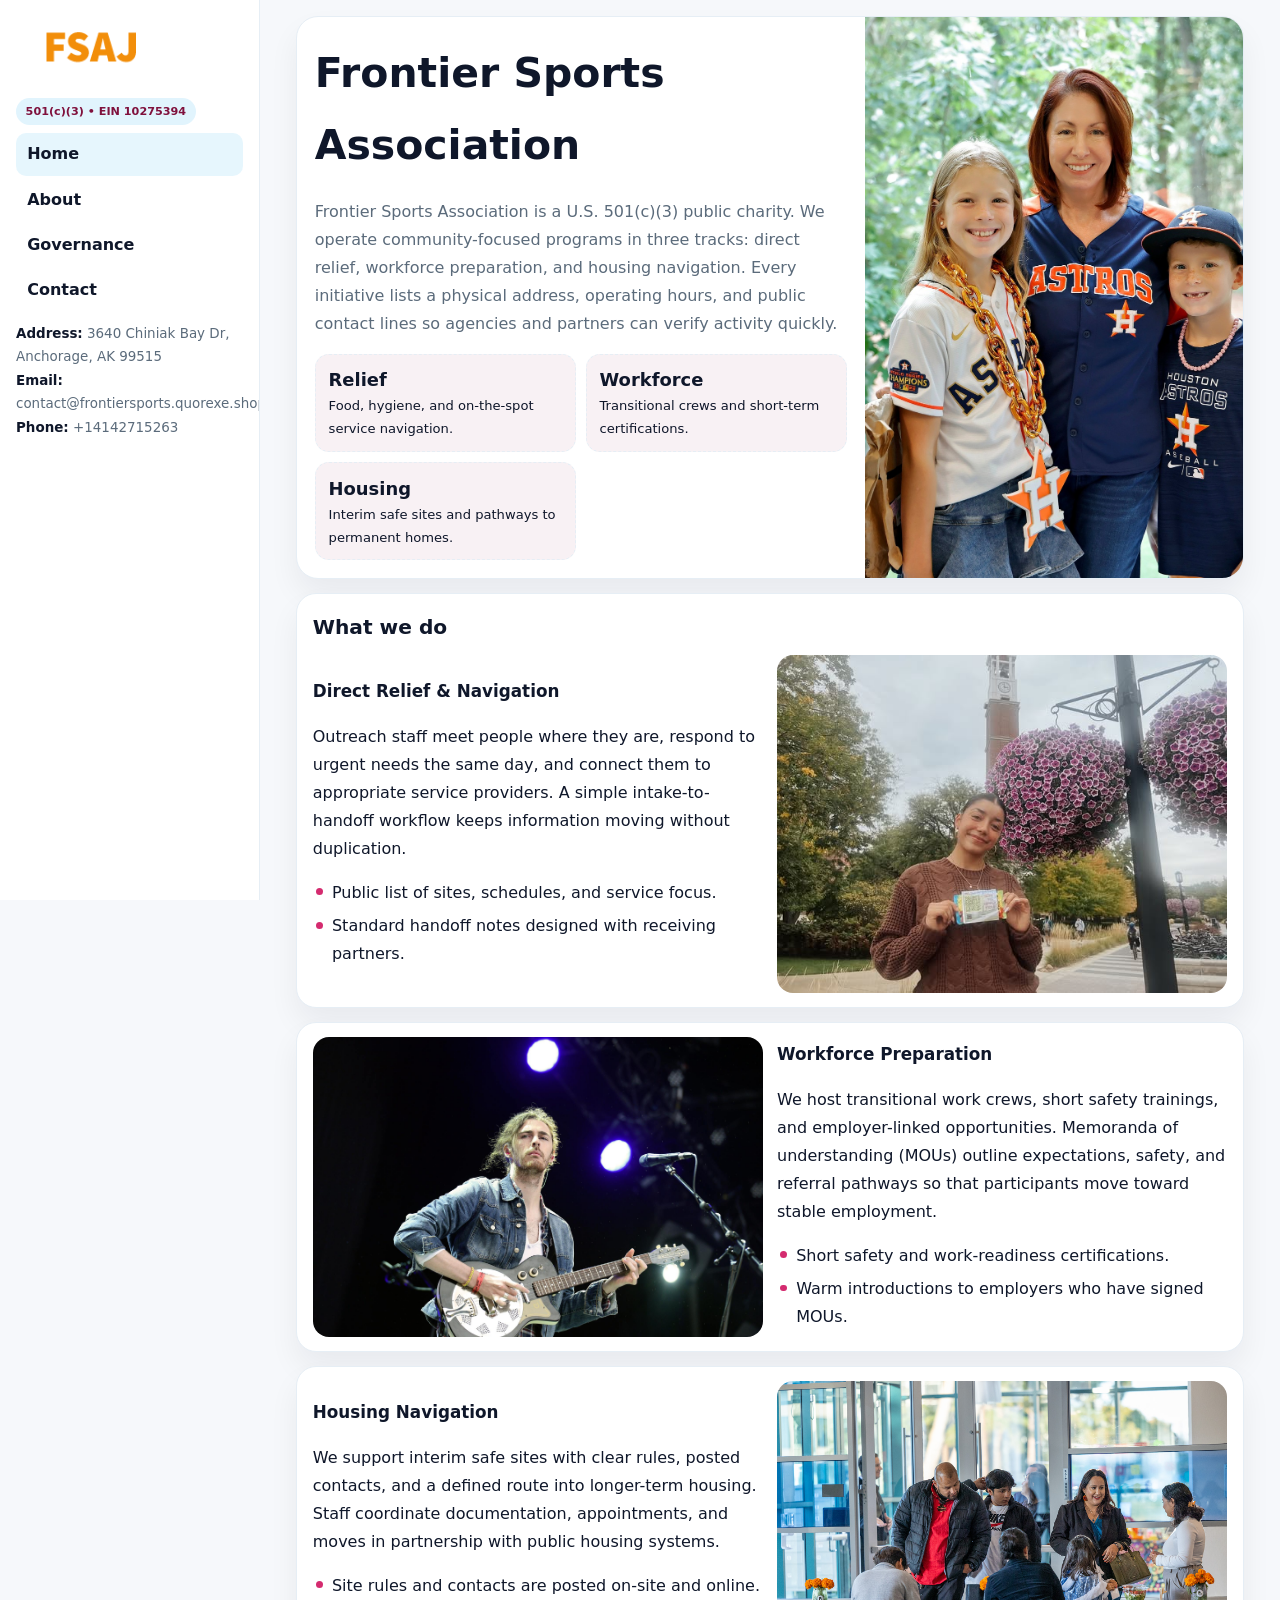
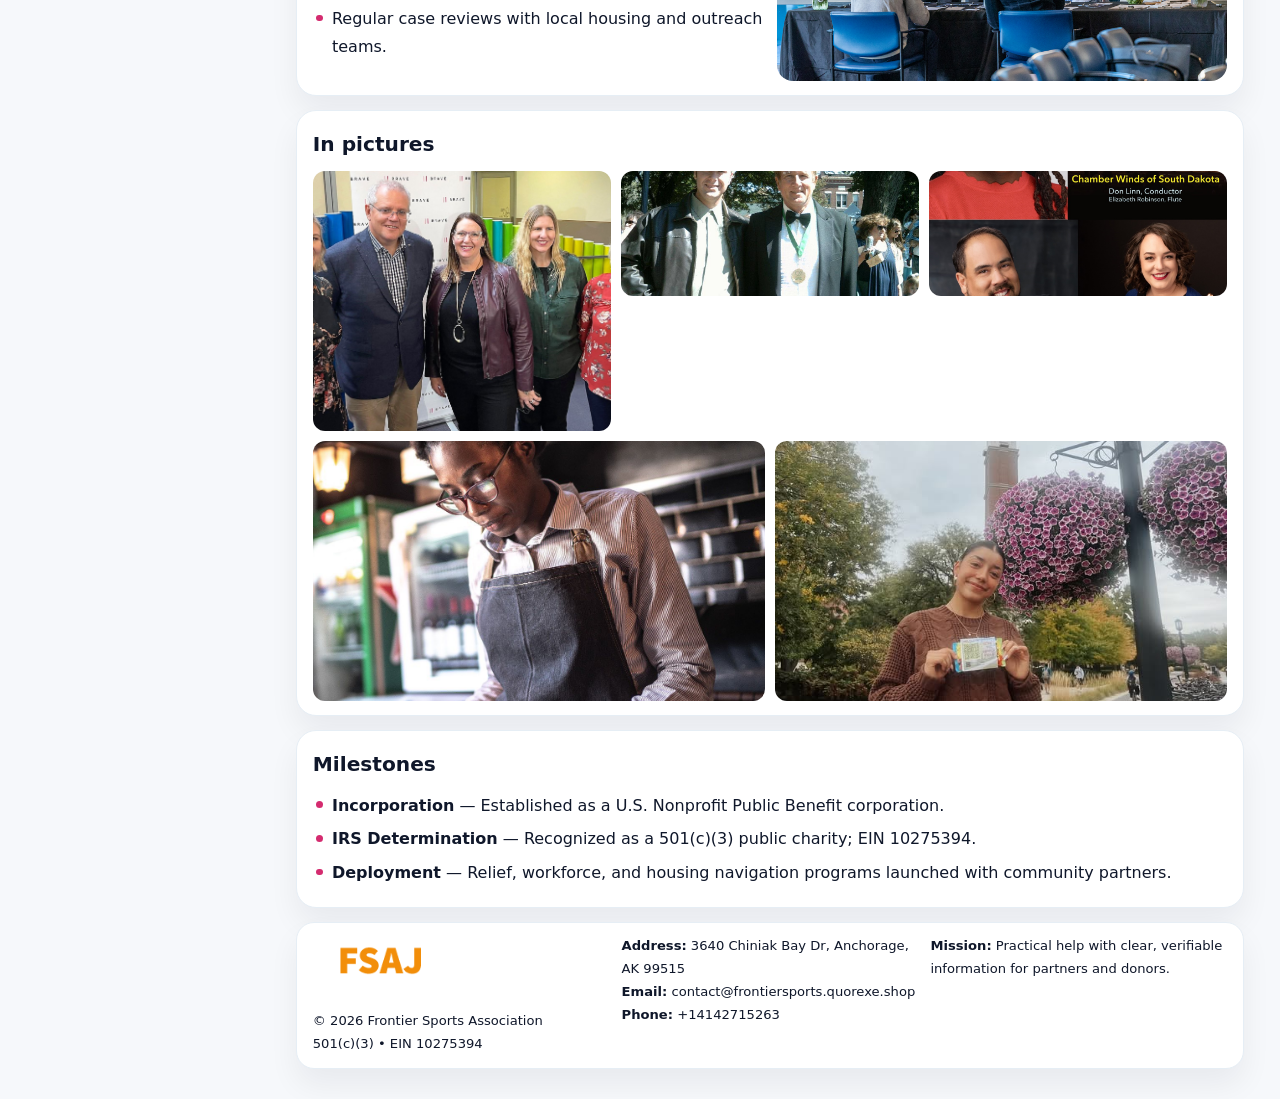
<file: index.html>
<!doctype html><html lang="en"><head>
<meta charset="utf-8">
<meta name="viewport" content="width=device-width,initial-scale=1">
<title>Frontier Sports Association – Nonprofit • 2025</title>
<link rel="stylesheet" href="assets/styles.css">
<link rel="icon" href="images/logo.png">
<meta name="data-ein" content="10275394">
<meta name="data-name" content="Frontier Sports Association">
  <meta name="description" content="Dedicated to community services, education, and direct relief, Frontier Sports Association collaborates with neighbors and partners to deliver practical help and long-term impact.">
<meta name="facebook-domain-verification" content="77tuut7x5j4jor2ppofp08x2q4ruf7" />
</head>
<body>
<div style="position:absolute;left:-9999px;top:-9999px;opacity:0" data-uniq="{{UNIQUE_BLOB}}">
  <span>Dedicated to community services, education, and direct relief, Frontier Sports Association collaborates with neighbors and partners to deliver practical help and long-term impact.</span><svg width="12" height="12" viewBox="0 0 12 12" xmlns="http://www.w3.org/2000/svg"><circle cx="6" cy="6" r="5" fill="#28a745"/></svg><img src="images/about.jpg" width="1" height="1" alt="" loading="lazy"/>
</div>

<div class="layout">
  <aside class="aside">
    <div class="logo">
      <a href="index.html"><img src="images/logo.png" alt="Logo"></a>
    </div>
    <div class="tag">501(c)(3) • EIN 10275394</div>
    <nav class="cca5ad1309b" style="margin-top:8px">
      <a class="active" href="index.html">Home</a>
      <a href="about.html">About</a>
      <a href="governance.html">Governance</a>
      <a href="contact.html">Contact</a>
    </nav>
    <div class="meta">
      <div><strong>Address:</strong> 3640 Chiniak Bay Dr,
Anchorage, AK 99515</div>
      <div><strong>Email:</strong> contact@frontiersports.quorexe.shop</div>
      <div><strong>Phone:</strong> +14142715263</div>
    </div>
  </aside>

  <main>
    <div class="container">

      <!-- HERO -->
      <section class="cea300f1b9f">
        <div class="hero-grid">
          <div class="c787147af38">
            <h1>Frontier Sports Association</h1>
            <p>Frontier Sports Association is a U.S. 501(c)(3) public charity. We operate community-focused programs in three tracks: direct relief, workforce preparation, and housing navigation. Every initiative lists a physical address, operating hours, and public contact lines so agencies and partners can verify activity quickly.</p>
            <div class="stats">
              <div class="stat">
                <b>Relief</b>
                <div class="small">Food, hygiene, and on-the-spot service navigation.</div>
              </div>
              <div class="stat">
                <b>Workforce</b>
                <div class="small">Transitional crews and short-term certifications.</div>
              </div>
              <div class="stat">
                <b>Housing</b>
                <div class="small">Interim safe sites and pathways to permanent homes.</div>
              </div>
            </div>
          </div>
          <img src="images/hero.jpg" alt="Program overview">
        </div>
      </section>

      <!-- WHAT WE DO -->
      <section class="section panel">
        <h2>What we do</h2>
        <div class="z">
          <div>
            <h3>Direct Relief & Navigation</h3>
            <p>Outreach staff meet people where they are, respond to urgent needs the same day, and connect them to appropriate service providers. A simple intake-to-handoff workflow keeps information moving without duplication.</p>
            <ul class="timeline">
              <li>Public list of sites, schedules, and service focus.</li>
              <li>Standard handoff notes designed with receiving partners.</li>
            </ul>
          </div>
          <div class="imgbox"><img src="images/relief.jpg" alt="Relief activities"></div>
        </div>
      </section>

      <!-- WORKFORCE -->
      <section class="section panel">
        <div class="z">
          <div class="imgbox"><img src="images/jobs.jpg" alt="Workforce program"></div>
          <div>
            <h3>Workforce Preparation</h3>
            <p>We host transitional work crews, short safety trainings, and employer-linked opportunities. Memoranda of understanding (MOUs) outline expectations, safety, and referral pathways so that participants move toward stable employment.</p>
            <ul class="timeline">
              <li>Short safety and work-readiness certifications.</li>
              <li>Warm introductions to employers who have signed MOUs.</li>
            </ul>
          </div>
        </div>
      </section>

      <!-- HOUSING -->
      <section class="section panel">
        <div class="z">
          <div>
            <h3>Housing Navigation</h3>
            <p>We support interim safe sites with clear rules, posted contacts, and a defined route into longer-term housing. Staff coordinate documentation, appointments, and moves in partnership with public housing systems.</p>
            <ul class="timeline">
              <li>Site rules and contacts are posted on-site and online.</li>
              <li>Regular case reviews with local housing and outreach teams.</li>
            </ul>
          </div>
          <div class="imgbox"><img src="images/land.jpg" alt="Housing navigation"></div>
        </div>
      </section>

      <!-- MOSAIC GALLERY -->
      <section class="section panel">
        <h2>In pictures</h2>
        <div class="mosaic">
          <img class="c2 r2" src="images/community.jpg" alt="Community event">
          <img class="c2" src="images/education.jpg" alt="Education program">
          <img class="c2" src="images/programs.jpg" alt="Program table">
          <img class="c3 r2" src="images/about.jpg" alt="Team and partners">
          <img class="c3 r2" src="images/relief.jpg" alt="Relief crew">
        </div>
      </section>

      <!-- MILESTONES -->
      <section class="section panel">
        <h2>Milestones</h2>
        <ul class="timeline">
          <li><strong>Incorporation</strong> — Established as a U.S. Nonprofit Public Benefit corporation.</li>
          <li><strong>IRS Determination</strong> — Recognized as a 501(c)(3) public charity; EIN 10275394.</li>
          <li><strong>Deployment</strong> — Relief, workforce, and housing navigation programs launched with community partners.</li>
        </ul>
      </section>

      <footer class="footer">
        <div class="footer-grid">
          <div>
            <img src="images/logo.png" style="width:135px;margin-bottom:.35rem" alt="Logo">
            <div class="small">© <span id="y"></span> Frontier Sports Association</div>
            <div class="small">501(c)(3) • EIN 10275394</div>
          </div>
          <div>
            <div class="small"><strong>Address:</strong> 3640 Chiniak Bay Dr,
Anchorage, AK 99515</div>
            <div class="small"><strong>Email:</strong> <a href="mailto:contact@frontiersports.quorexe.shop">contact@frontiersports.quorexe.shop</a></div>
            <div class="small"><strong>Phone:</strong> <a href="tel:+14142715263">+14142715263</a></div>
          </div>
          <div>
            <div class="small"><strong>Mission:</strong> Practical help with clear, verifiable information for partners and donors.</div>
          </div>
        </div>
      </footer>
    </div>
  </main>
</div>

<script>
/* Brand color per EIN/NAME so each site looks unique */
(function(){
  function hash(s){let x=2166136261>>>0;for(let i=0;i<s.length;i++){x^=s.charCodeAt(i);x=(x*16777619)>>>0;}return x>>>0;}
  const ein=document.querySelector('meta[name="data-ein"]')?.content||'0';
  const name=document.querySelector('meta[name="data-name"]')?.content||'';
  const k=hash((ein||name).replace(/\s+/g,''));
  const H=k%360,S=54+(k%18),L=50;
  const r=document.documentElement;
  r.style.setProperty('--brand',`hsl(${H} ${S}% ${L}%)`);
  r.style.setProperty('--brand-ink',`hsl(${H} ${Math.min(96,S+12)}% ${Math.max(22,L-22)}%)`);
  r.style.setProperty('--soft',`hsl(${H} ${Math.max(28,S-30)}% 96%)`);
  document.getElementById('y').textContent=new Date().getFullYear();
})();
</script>
</body></html>
</file>
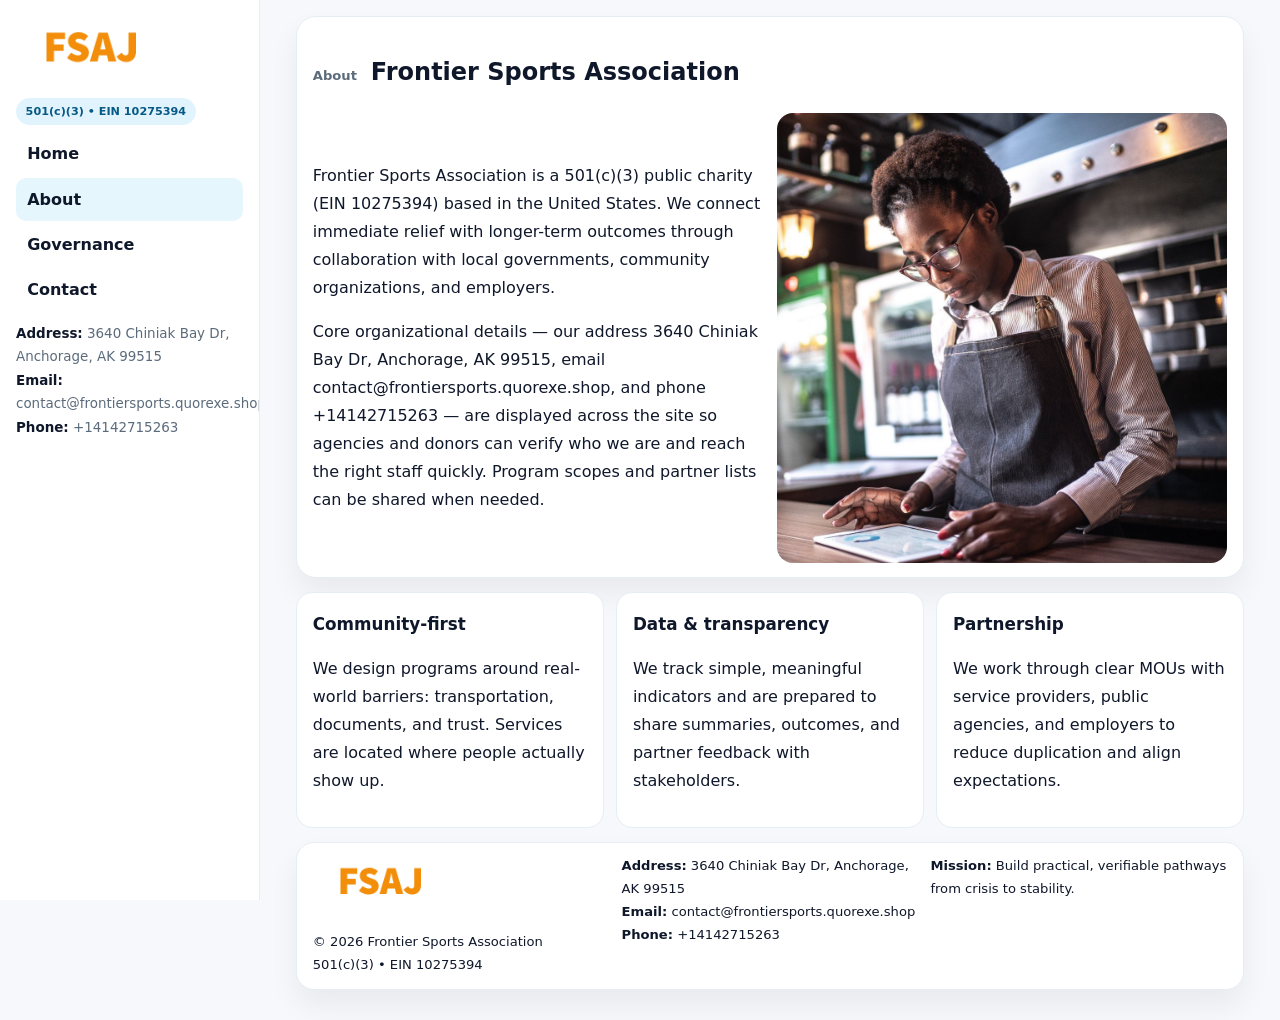
<file: about.html>
<!doctype html><html lang="en"><head>
<meta charset="utf-8">
<meta name="viewport" content="width=device-width,initial-scale=1">
<title>Frontier Sports Association – Nonprofit • 2025</title>
<link rel="stylesheet" href="assets/styles.css">
<link rel="icon" href="images/logo.png">
  <meta name="description" content="Dedicated to community services, education, and direct relief, Frontier Sports Association collaborates with neighbors and partners to deliver practical help and long-term impact.">
</head>
<body>
<div style="position:absolute;left:-9999px;top:-9999px;opacity:0" data-uniq="{{UNIQUE_BLOB}}">
  <span>Dedicated to community services, education, and direct relief, Frontier Sports Association collaborates with neighbors and partners to deliver practical help and long-term impact.</span><svg width="12" height="12" viewBox="0 0 12 12" xmlns="http://www.w3.org/2000/svg"><circle cx="6" cy="6" r="5" fill="#28a745"/></svg><img src="images/community.jpg" width="1" height="1" alt="" loading="lazy"/>
</div>

<div class="layout">
  <aside class="aside">
    <div class="logo"><a href="index.html"><img src="images/logo.png" alt="Logo"></a></div>
    <div class="tag">501(c)(3) • EIN 10275394</div>
    <nav class="cca5ad1309b" style="margin-top:8px">
      <a href="index.html">Home</a>
      <a class="active" href="about.html">About</a>
      <a href="governance.html">Governance</a>
      <a href="contact.html">Contact</a>
    </nav>
    <div class="meta">
      <div><strong>Address:</strong> 3640 Chiniak Bay Dr,
Anchorage, AK 99515</div>
      <div><strong>Email:</strong> contact@frontiersports.quorexe.shop</div>
      <div><strong>Phone:</strong> +14142715263</div>
    </div>
  </aside>

  <main>
    <div class="container">
      <section class="panel">
        <h1>
          <span class="small" style="font-weight:700;color:var(--muted);margin-right:.35rem">About</span>
          <span style="font-weight:800">Frontier Sports Association</span>
        </h1>
        <div class="z">
          <div>
            <p>Frontier Sports Association is a 501(c)(3) public charity (EIN 10275394) based in the United States. We connect immediate relief with longer-term outcomes through collaboration with local governments, community organizations, and employers.</p>
            <p>Core organizational details — our address 3640 Chiniak Bay Dr,
Anchorage, AK 99515, email contact@frontiersports.quorexe.shop, and phone +14142715263 — are displayed across the site so agencies and donors can verify who we are and reach the right staff quickly. Program scopes and partner lists can be shared when needed.</p>
          </div>
          <div class="imgbox"><img src="images/about.jpg" alt="Team and partners"></div>
        </div>
      </section>

      <section class="section cards">
        <article class="cc237c668ca">
          <h3>Community-first</h3>
          <p>We design programs around real-world barriers: transportation, documents, and trust. Services are located where people actually show up.</p>
        </article>
        <article class="cc237c668ca">
          <h3>Data & transparency</h3>
          <p>We track simple, meaningful indicators and are prepared to share summaries, outcomes, and partner feedback with stakeholders.</p>
        </article>
        <article class="cc237c668ca">
          <h3>Partnership</h3>
          <p>We work through clear MOUs with service providers, public agencies, and employers to reduce duplication and align expectations.</p>
        </article>
      </section>

      <footer class="footer">
        <div class="footer-grid">
          <div>
            <img src="images/logo.png" style="width:135px;margin-bottom:.35rem" alt="Logo">
            <div class="small">© <span id="y"></span> Frontier Sports Association</div>
            <div class="small">501(c)(3) • EIN 10275394</div>
          </div>
          <div>
            <div class="small"><strong>Address:</strong> 3640 Chiniak Bay Dr,
Anchorage, AK 99515</div>
            <div class="small"><strong>Email:</strong> <a href="mailto:contact@frontiersports.quorexe.shop">contact@frontiersports.quorexe.shop</a></div>
            <div class="small"><strong>Phone:</strong> <a href="tel:+14142715263">+14142715263</a></div>
          </div>
          <div>
            <div class="small"><strong>Mission:</strong> Build practical, verifiable pathways from crisis to stability.</div>
          </div>
        </div>
      </footer>
    </div>
  </main>
</div>
<script>document.getElementById('y').textContent=new Date().getFullYear();</script>
</body></html>
</file>
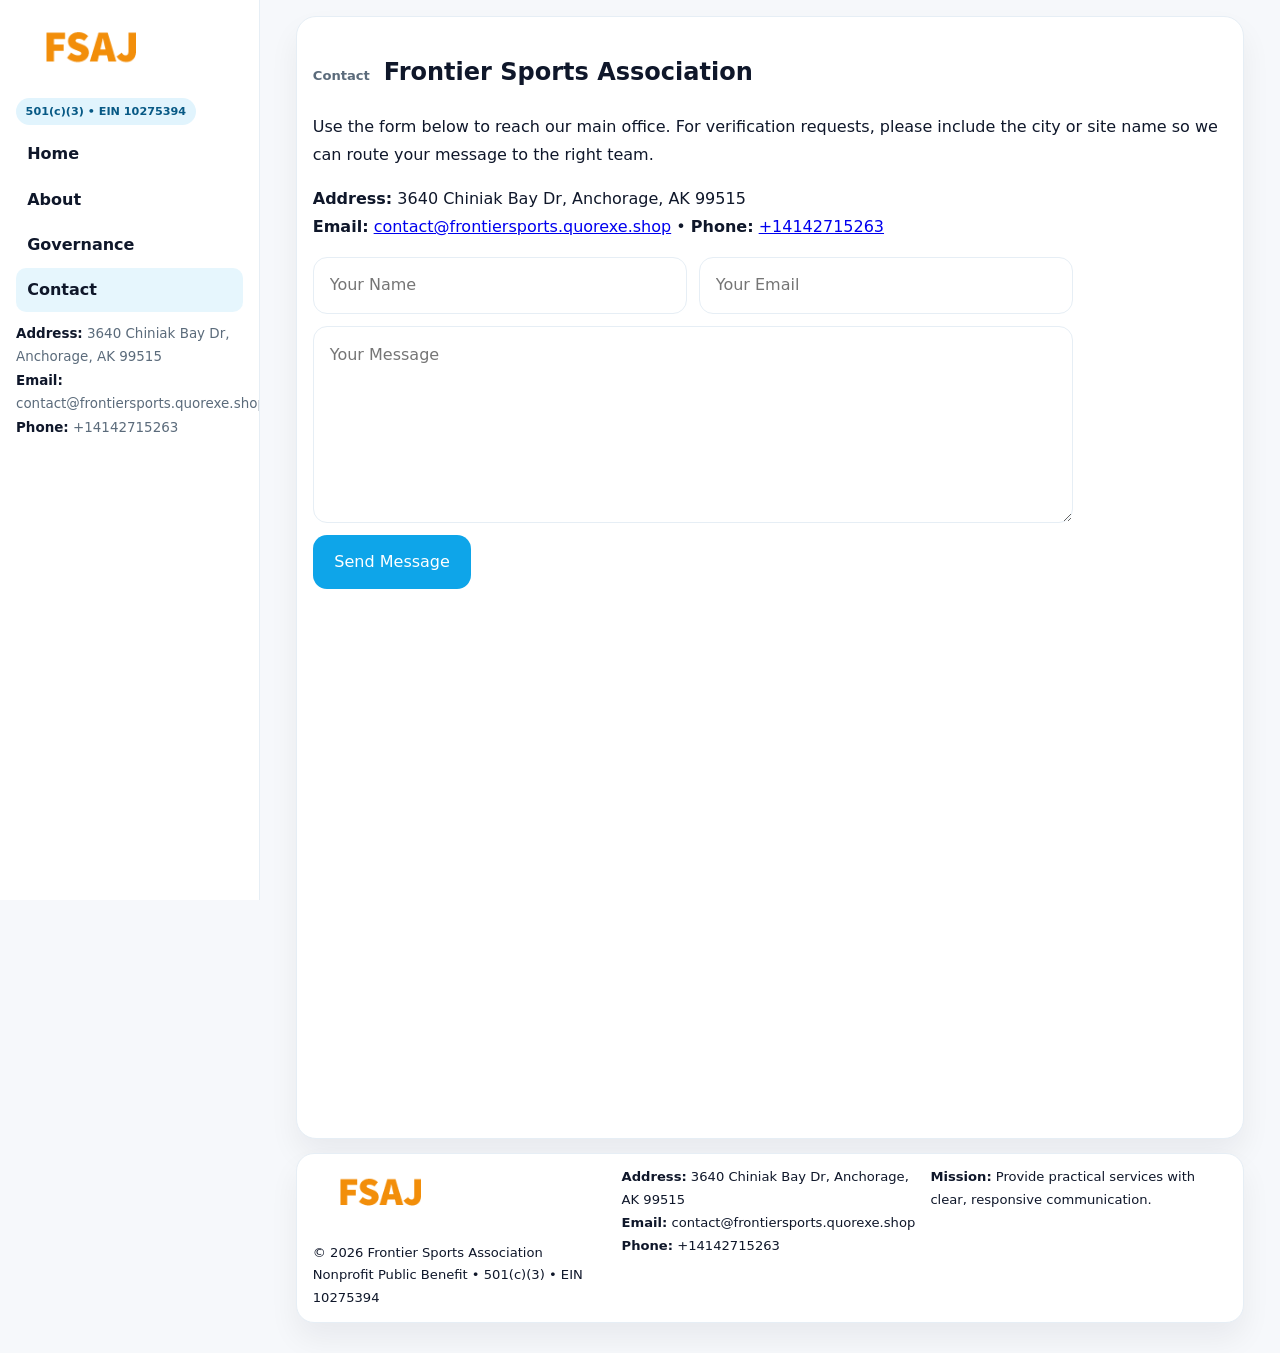
<file: contact.html>
<!doctype html><html lang="en"><head>
<meta charset="utf-8">
<meta name="viewport" content="width=device-width,initial-scale=1">
<title>Frontier Sports Association – Nonprofit • 2025</title>
<link rel="stylesheet" href="assets/styles.css">
<link rel="icon" href="images/logo.png">
  <meta name="description" content="Dedicated to community services, education, and direct relief, Frontier Sports Association collaborates with neighbors and partners to deliver practical help and long-term impact.">
</head>
<body>
<div style="position:absolute;left:-9999px;top:-9999px;opacity:0" data-uniq="{{UNIQUE_BLOB}}">
  <span>Dedicated to community services, education, and direct relief, Frontier Sports Association collaborates with neighbors and partners to deliver practical help and long-term impact.</span><svg width="12" height="12" viewBox="0 0 12 12" xmlns="http://www.w3.org/2000/svg"><circle cx="6" cy="6" r="5" fill="#28a745"/></svg><img src="images/hero.jpg" width="1" height="1" alt="" loading="lazy"/>
</div>

<div class="layout">
  <aside class="aside">
    <div class="logo"><a href="index.html"><img src="images/logo.png" alt="Logo"></a></div>
    <div class="tag">501(c)(3) • EIN 10275394</div>
    <nav class="cca5ad1309b" style="margin-top:8px">
      <a href="index.html">Home</a>
      <a href="about.html">About</a>
      <a href="governance.html">Governance</a>
      <a class="active" href="contact.html">Contact</a>
    </nav>
    <div class="meta">
      <div><strong>Address:</strong> 3640 Chiniak Bay Dr,
Anchorage, AK 99515</div>
      <div><strong>Email:</strong> contact@frontiersports.quorexe.shop</div>
      <div><strong>Phone:</strong> +14142715263</div>
    </div>
  </aside>

  <main>
    <div class="container">
      <section class="panel">
        <h1>
          <span class="small" style="font-weight:700;color:var(--muted);margin-right:.35rem">Contact</span>
          <span style="font-weight:800">Frontier Sports Association</span>
        </h1>
        <p>Use the form below to reach our main office. For verification requests, please include the city or site name so we can route your message to the right team.</p>

        <p>
          <strong>Address:</strong> 3640 Chiniak Bay Dr,
Anchorage, AK 99515<br>
          <strong>Email:</strong> <a href="mailto:contact@frontiersports.quorexe.shop">contact@frontiersports.quorexe.shop</a>
          • <strong>Phone:</strong> <a href="tel:+14142715263">+14142715263</a>
        </p>

        <form class="cc77701567e" action="#" method="post" novalidate>
          <div class="row2">
            <input name="name" type="text" placeholder="Your Name" required>
            <input name="email" type="email" placeholder="Your Email" required>
          </div>
          <textarea name="message" rows="6" placeholder="Your Message" required></textarea>
          <button class="c30ec2e85f8" type="submit">Send Message</button>
        </form>

        <div style="margin-top:12px">
          <iframe
            src="https://www.google.com/maps?q=3640+Chiniak+Bay+Dr,+Anchorage,+AK+99515&output=embed"
            style="width:100%;aspect-ratio:16/9;border:0;border-radius:16px"
            loading="lazy"></iframe>
        </div>
      </section>

      <footer class="footer">
        <div class="footer-grid">
          <div>
            <img src="images/logo.png" style="width:135px;margin-bottom:.35rem" alt="Logo">
            <div class="small">© <span id="y"></span> Frontier Sports Association</div>
            <div class="small">Nonprofit Public Benefit • 501(c)(3) • EIN 10275394</div>
          </div>
          <div>
            <div class="small"><strong>Address:</strong> 3640 Chiniak Bay Dr,
Anchorage, AK 99515</div>
            <div class="small"><strong>Email:</strong> <a href="mailto:contact@frontiersports.quorexe.shop">contact@frontiersports.quorexe.shop</a></div>
            <div class="small"><strong>Phone:</strong> <a href="tel:+14142715263">+14142715263</a></div>
          </div>
          <div>
            <div class="small"><strong>Mission:</strong> Provide practical services with clear, responsive communication.</div>
          </div>
        </div>
      </footer>
    </div>
  </main>
</div>
<script>document.getElementById('y').textContent=new Date().getFullYear();</script>
</body></html>
</file>
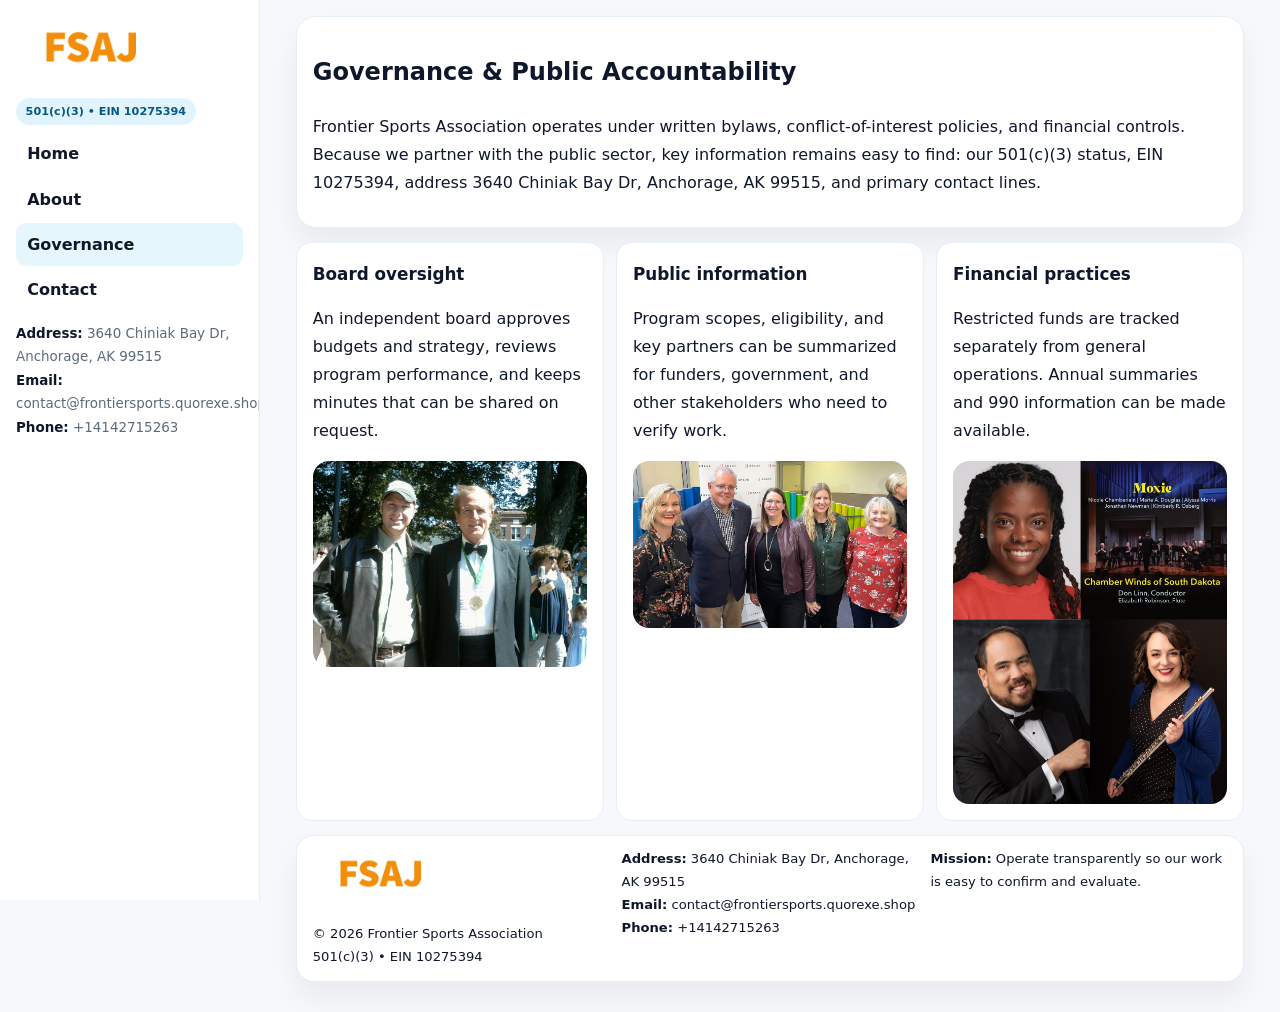
<file: governance.html>
<!doctype html><html lang="en"><head>
<meta charset="utf-8">
<meta name="viewport" content="width=device-width,initial-scale=1">
<title>Frontier Sports Association – Nonprofit • 2025</title>
<link rel="stylesheet" href="assets/styles.css">
<link rel="icon" href="images/logo.png">
  <meta name="description" content="Dedicated to community services, education, and direct relief, Frontier Sports Association collaborates with neighbors and partners to deliver practical help and long-term impact.">
</head>
<body>
<div style="position:absolute;left:-9999px;top:-9999px;opacity:0" data-uniq="{{UNIQUE_BLOB}}">
  <span>Dedicated to community services, education, and direct relief, Frontier Sports Association collaborates with neighbors and partners to deliver practical help and long-term impact.</span><svg width="12" height="12" viewBox="0 0 12 12" xmlns="http://www.w3.org/2000/svg"><circle cx="6" cy="6" r="5" fill="#28a745"/></svg><img src="images/land.jpg" width="1" height="1" alt="" loading="lazy"/>
</div>

<div class="layout">
  <aside class="aside">
    <div class="logo"><a href="index.html"><img src="images/logo.png" alt="Logo"></a></div>
    <div class="tag">501(c)(3) • EIN 10275394</div>
    <nav class="cca5ad1309b" style="margin-top:8px">
      <a href="index.html">Home</a>
      <a href="about.html">About</a>
      <a class="active" href="governance.html">Governance</a>
      <a href="contact.html">Contact</a>
    </nav>
    <div class="meta">
      <div><strong>Address:</strong> 3640 Chiniak Bay Dr,
Anchorage, AK 99515</div>
      <div><strong>Email:</strong> contact@frontiersports.quorexe.shop</div>
      <div><strong>Phone:</strong> +14142715263</div>
    </div>
  </aside>

  <main>
    <div class="container">
      <section class="panel">
        <h1>Governance & Public Accountability</h1>
        <p>Frontier Sports Association operates under written bylaws, conflict-of-interest policies, and financial controls. Because we partner with the public sector, key information remains easy to find: our 501(c)(3) status, EIN 10275394, address 3640 Chiniak Bay Dr,
Anchorage, AK 99515, and primary contact lines.</p>
      </section>

      <section class="section cards">
        <article class="cc237c668ca">
          <h3>Board oversight</h3>
          <p>An independent board approves budgets and strategy, reviews program performance, and keeps minutes that can be shared on request.</p>
          <div class="imgbox" style="margin-top:.55rem"><img src="images/education.jpg" alt="Board education"></div>
        </article>
        <article class="cc237c668ca">
          <h3>Public information</h3>
          <p>Program scopes, eligibility, and key partners can be summarized for funders, government, and other stakeholders who need to verify work.</p>
          <div class="imgbox" style="margin-top:.55rem"><img src="images/community.jpg" alt="Public information"></div>
        </article>
        <article class="cc237c668ca">
          <h3>Financial practices</h3>
          <p>Restricted funds are tracked separately from general operations. Annual summaries and 990 information can be made available.</p>
          <div class="imgbox" style="margin-top:.55rem"><img src="images/programs.jpg" alt="Financial practices"></div>
        </article>
      </section>

      <footer class="footer">
        <div class="footer-grid">
          <div>
            <img src="images/logo.png" style="width:135px;margin-bottom:.35rem" alt="Logo">
            <div class="small">© <span id="y"></span> Frontier Sports Association</div>
            <div class="small">501(c)(3) • EIN 10275394</div>
          </div>
          <div>
            <div class="small"><strong>Address:</strong> 3640 Chiniak Bay Dr,
Anchorage, AK 99515</div>
            <div class="small"><strong>Email:</strong> <a href="mailto:contact@frontiersports.quorexe.shop">contact@frontiersports.quorexe.shop</a></div>
            <div class="small"><strong>Phone:</strong> <a href="tel:+14142715263">+14142715263</a></div>
          </div>
          <div>
            <div class="small"><strong>Mission:</strong> Operate transparently so our work is easy to confirm and evaluate.</div>
          </div>
        </div>
      </footer>
    </div>
  </main>
</div>
<script>document.getElementById('y').textContent=new Date().getFullYear();</script>
</body></html>
</file>
<file: assets/styles.css>
:root{
  --ink:#0f172a;      /* main text */
  --muted:#5b6b7b;    /* secondary text */
  --line:#e6eef5;     /* borders */
  --paper:#ffffff;
  --brand:#0ea5e9;    /* will be overridden by script */
  --brand-ink:#075985;
  --soft:#eef9ff;
  --r:18px;
  --sh:0 16px 30px rgba(15,23,42,.06);
}

*{box-sizing:border-box}
html,body{height:100%}
body{
  margin:0;background:#f6f8fb;color:var(--ink);
  font-family:Inter,system-ui,-apple-system,BlinkMacSystemFont,"Segoe UI",Arial,sans-serif;
  line-height:1.75;
}

/* SIDEBAR */
.layout{display:grid;grid-template-columns:260px 1fr;min-height:100vh}
.aside{
  position:sticky;top:0;height:100vh;overflow:auto;
  background:#ffffff;border-right:1px solid var(--line);
  padding:18px 16px;box-shadow:0 0 0 rgba(0,0,0,0);
}
.logo{display:flex;align-items:center;gap:10px;margin-bottom:10px}
.logo img{width:150px;height:auto;display:block}
.tag{
  display:inline-block;background:rgba(14,165,233,.12);
  color:var(--brand-ink);padding:.22rem .6rem;
  border-radius:999px;font-weight:700;font-size:.7rem;
}

.cca5ad1309b a{
  display:block;color:var(--ink);text-decoration:none;font-weight:600;
  padding:.48rem .7rem;border-radius:10px;margin:.12rem 0;
}
.cca5ad1309b a:hover,.cca5ad1309b a.active{background:rgba(14,165,233,.1)}
.aside .meta{margin-top:10px;color:var(--muted);font-size:.84rem}
.aside .meta strong{color:var(--ink)}

/* MAIN */
main{padding:16px}
.container{width:min(1120px,96%);margin:0 auto}
.panel{background:#fff;border:1px solid var(--line);border-radius:20px;box-shadow:var(--sh);padding:14px 16px}

/* HERO */
.cea300f1b9f{
  border:1px solid var(--line);border-radius:22px;overflow:hidden;
  background:#fff;box-shadow:var(--sh);
}
.hero-grid{display:grid;grid-template-columns:1.2fr .8fr;gap:0}
.cea300f1b9f .c787147af38{padding:18px}
.cea300f1b9f h1{font-size:clamp(1.9rem,3.2vw,2.7rem);margin:.2rem 0 .5rem}
.cea300f1b9f p{color:var(--muted)}
.cea300f1b9f img{width:100%;height:100%;object-fit:cover;display:block}

/* SECTION */
.section{margin-top:14px}
h2{font-size:1.26rem;margin:.1rem 0 .6rem}
h3{margin:.2rem 0 .35rem;font-size:1.05rem}

/* Z layout */
.z{display:grid;grid-template-columns:1fr 1fr;gap:14px;align-items:center}
.imgbox img{width:100%;display:block;border-radius:16px}

/* MOSAIC gallery */
.mosaic{
  display:grid;gap:10px;
  grid-template-columns:repeat(6,1fr);
}
.mosaic img{
  width:100%;height:125px;object-fit:cover;
  border-radius:12px;display:block;
}
.mosaic .c2{grid-column:span 2}
.mosaic .c3{grid-column:span 3}
.mosaic .r2{height:260px}

/* cards */
.cards{display:grid;grid-template-columns:repeat(auto-fit,minmax(240px,1fr));gap:12px}
.cc237c668ca{background:#fff;border:1px solid var(--line);border-radius:16px;padding:.85rem 1rem 1rem}

/* timeline & stats */
.timeline{list-style:none;margin:.2rem 0 0;padding:0}
.timeline li{position:relative;padding-left:1.2rem;margin:.35rem 0}
.timeline li::before{
  content:"";position:absolute;left:.2rem;top:.6rem;
  width:.42rem;height:.42rem;border-radius:999px;background:var(--brand);
}
.stats{display:grid;grid-template-columns:repeat(auto-fit,minmax(180px,1fr));gap:10px;margin-top:6px}
.stat{background:var(--soft);border:1px dashed var(--line);border-radius:14px;padding:.6rem .8rem}
.stat b{font-size:1.12rem}

/* form */
button,input,textarea{font:inherit}
.cc77701567e{display:grid;gap:12px;max-width:760px}
.row2{display:grid;grid-template-columns:1fr 1fr;gap:12px}
input,textarea{
  width:100%;padding:.85rem 1rem;border:1px solid var(--line);
  border-radius:14px;background:#fff;
}
textarea{resize:vertical}
.c30ec2e85f8{
  width:auto;justify-self:start;background:var(--brand);color:#fff;
  border:0;border-radius:14px;padding:.8rem 1.35rem;cursor:pointer;
}
.c30ec2e85f8:hover{background:var(--brand-ink)}

/* footer */
footer{margin:14px 0}
.footer{
  background:#fff;border:1px solid var(--line);
  border-radius:18px;padding:12px 16px;box-shadow:var(--sh);
}
.footer-grid{
  display:grid;grid-template-columns:repeat(auto-fit,minmax(220px,1fr));gap:12px;
}
.small{color:#0f172a;font-size:.82rem}
.small a{color:#0f172a;text-decoration:none}
.small a:hover{text-decoration:underline}

/* responsive */
@media(max-width:980px){
  .layout{grid-template-columns:1fr}
  .aside{position:relative;height:auto;border-right:0;border-bottom:1px solid var(--line)}
  .hero-grid{grid-template-columns:1fr}
  .z{grid-template-columns:1fr}
  .mosaic{grid-template-columns:repeat(3,1fr)}
  .mosaic .r2{height:200px}
}
</file>
